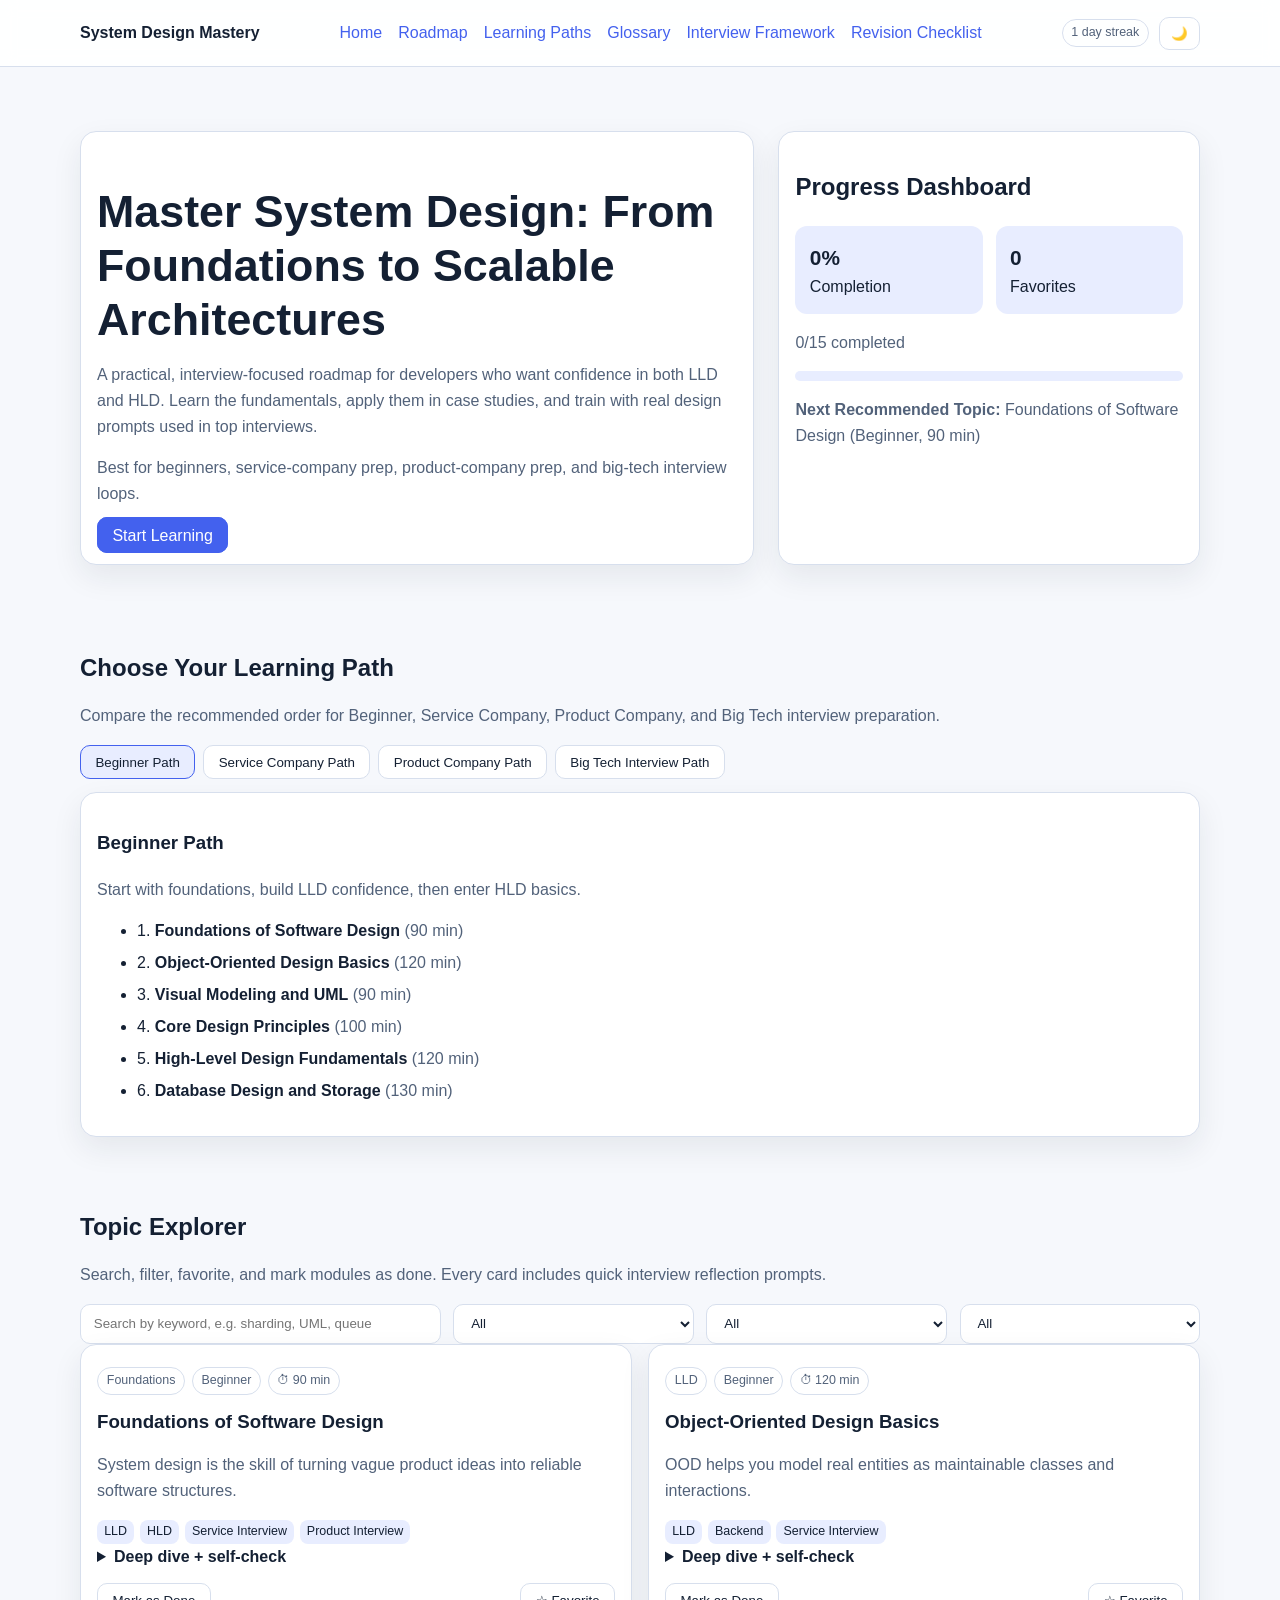
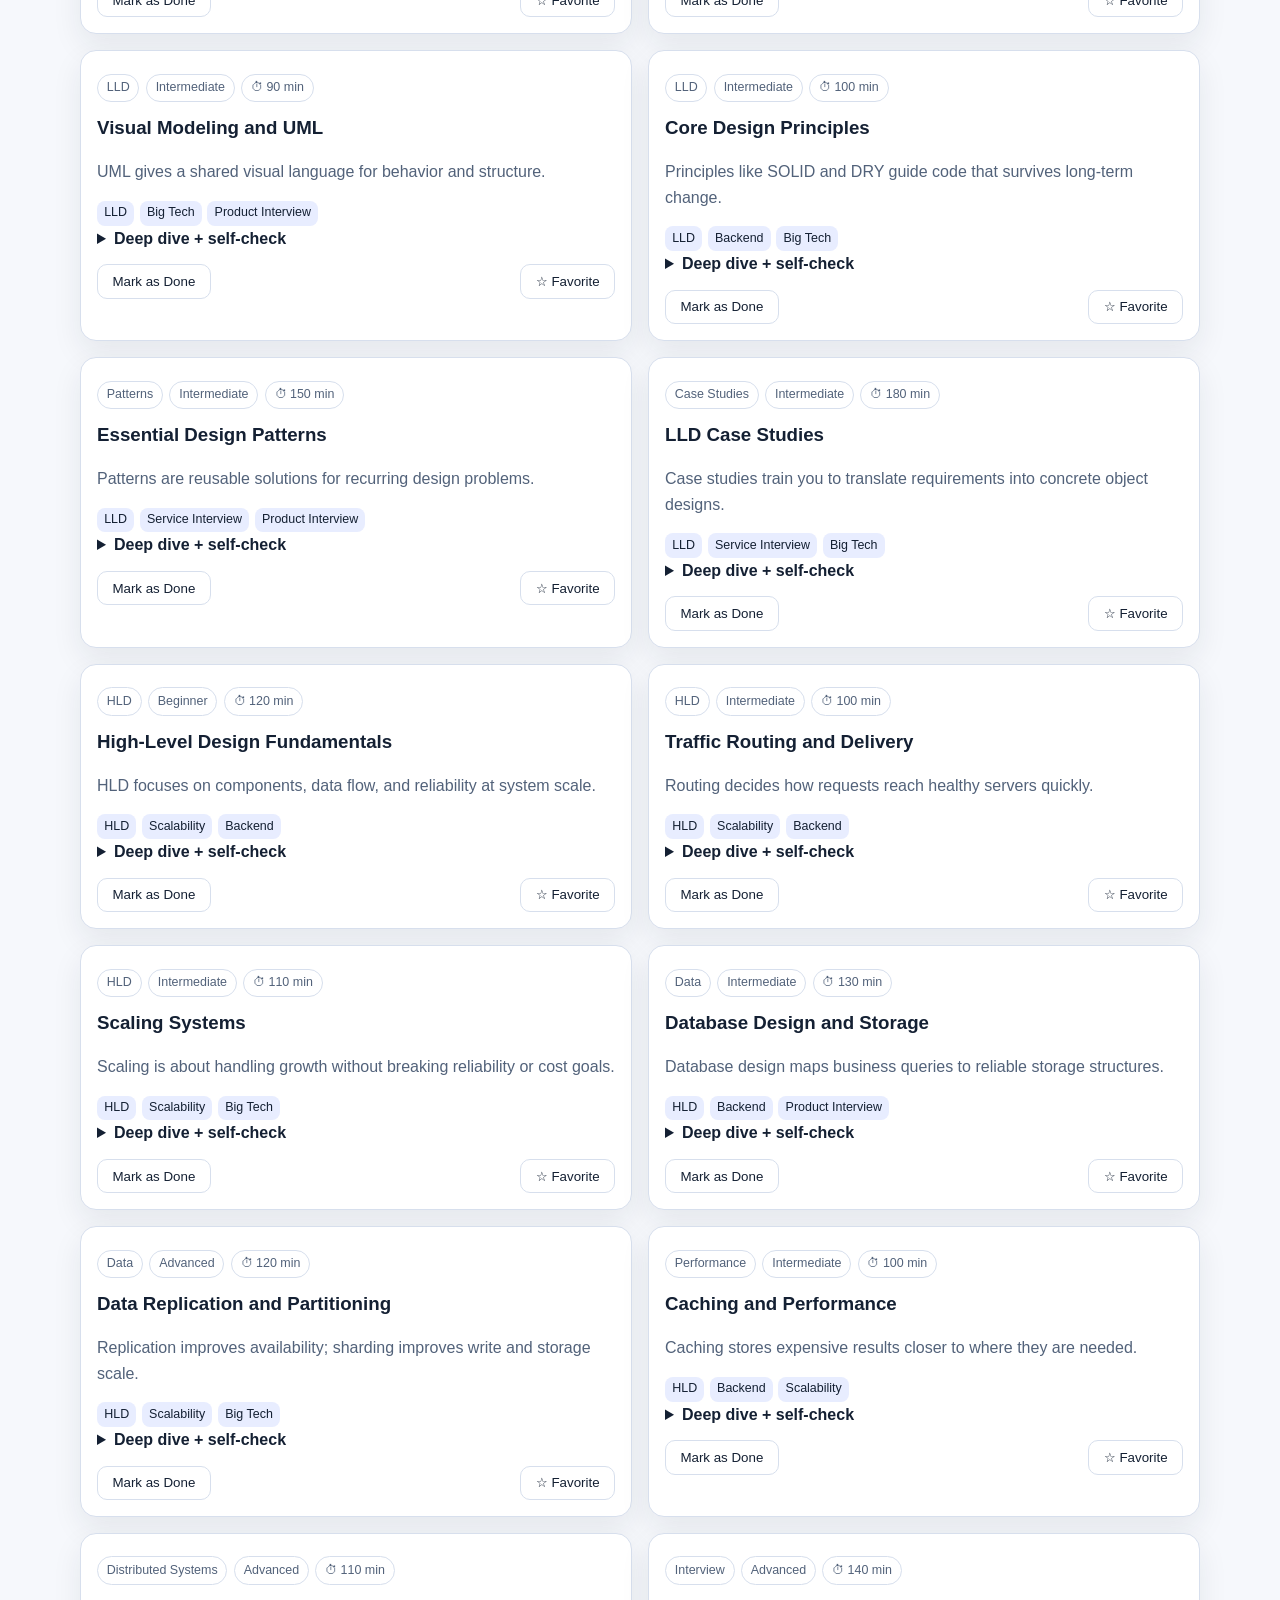
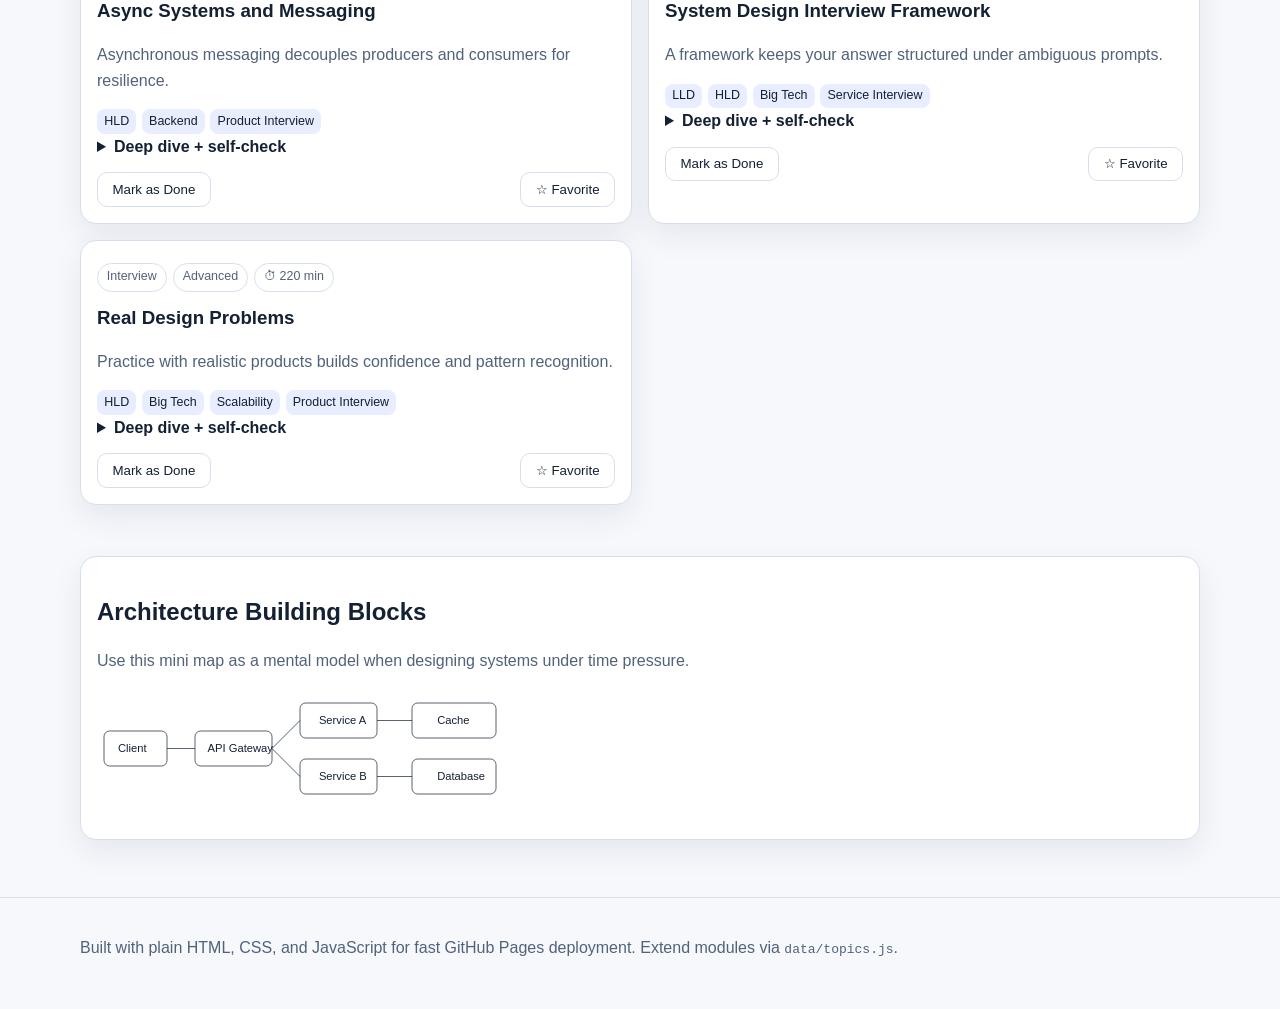
<file: index.html>
<!doctype html>
<html lang="en">
<head>
  <meta charset="UTF-8" />
  <meta name="viewport" content="width=device-width, initial-scale=1.0" />
  <meta name="description" content="System Design learning portal from beginner to interview-ready level." />
  <title>System Design Mastery Portal</title>
  <link rel="stylesheet" href="assets/css/styles.css" />
</head>
<body>
  <header class="navbar">
    <div class="container nav-wrap">
      <a class="brand" href="index.html">System Design Mastery</a>
      <nav class="nav-links" aria-label="Primary navigation">
        <a href="index.html">Home</a>
        <a href="pages/roadmap.html">Roadmap</a>
        <a href="pages/learning-paths.html">Learning Paths</a>
        <a href="pages/glossary.html">Glossary</a>
        <a href="pages/interview-framework.html">Interview Framework</a>
        <a href="pages/checklist.html">Revision Checklist</a>
      </nav>
      <div class="nav-actions">
        <span id="studyStreak" class="badge">1 day streak</span>
        <button id="themeToggle" class="btn icon" aria-label="Toggle theme">🌙</button>
      </div>
    </div>
  </header>

  <main>
    <section class="hero">
      <div class="container hero-grid">
        <div class="card">
          <h1>Master System Design: From Foundations to Scalable Architectures</h1>
          <p>
            A practical, interview-focused roadmap for developers who want confidence in both LLD and HLD.
            Learn the fundamentals, apply them in case studies, and train with real design prompts used in top interviews.
          </p>
          <p class="muted">Best for beginners, service-company prep, product-company prep, and big-tech interview loops.</p>
          <a class="btn primary" href="#topics">Start Learning</a>
        </div>
        <aside class="card" aria-label="Progress dashboard">
          <h2>Progress Dashboard</h2>
          <div class="kpi-grid">
            <div class="kpi"><strong id="progressPercent">0%</strong><span>Completion</span></div>
            <div class="kpi"><strong id="favoriteCount">0</strong><span>Favorites</span></div>
          </div>
          <p id="progressCount" class="muted">0/0 completed</p>
          <div class="progress-bar" aria-label="completion progress"><div class="progress-fill" id="progressFill"></div></div>
          <p><strong>Next Recommended Topic:</strong> <span id="nextTopic">Loading...</span></p>
        </aside>
      </div>
    </section>

    <section class="section" id="paths">
      <div class="container">
        <h2>Choose Your Learning Path</h2>
        <p class="muted">Compare the recommended order for Beginner, Service Company, Product Company, and Big Tech interview preparation.</p>
        <div id="pathTabs" class="path-tabs" role="tablist" aria-label="Learning paths"></div>
        <div id="pathDetails"></div>
      </div>
    </section>

    <section class="section" id="topics">
      <div class="container">
        <h2>Topic Explorer</h2>
        <p class="muted">Search, filter, favorite, and mark modules as done. Every card includes quick interview reflection prompts.</p>
        <div class="controls">
          <input id="searchInput" type="search" placeholder="Search by keyword, e.g. sharding, UML, queue" aria-label="Search topics" />
          <select id="difficultyFilter" aria-label="Filter by difficulty">
            <option>All</option><option>Beginner</option><option>Intermediate</option><option>Advanced</option>
          </select>
          <select id="moduleFilter" aria-label="Filter by module">
            <option>All</option><option>Foundations</option><option>LLD</option><option>Patterns</option><option>Case Studies</option><option>HLD</option><option>Data</option><option>Performance</option><option>Distributed Systems</option><option>Interview</option>
          </select>
          <select id="tagFilter" aria-label="Filter by interview tag">
            <option>All</option><option>LLD</option><option>HLD</option><option>Product Interview</option><option>Service Interview</option><option>Big Tech</option><option>Backend</option><option>Scalability</option>
          </select>
        </div>
        <div class="topics-grid" id="topicsGrid" aria-live="polite"></div>
      </div>
    </section>

    <section class="section">
      <div class="container card">
        <h2>Architecture Building Blocks</h2>
        <p class="muted">Use this mini map as a mental model when designing systems under time pressure.</p>
        <svg class="mini-arch" viewBox="0 0 600 180" role="img" aria-label="basic architecture diagram">
          <rect x="10" y="60" width="90" height="50" rx="8" fill="none" stroke="currentColor"/>
          <text x="30" y="90" fill="currentColor">Client</text>
          <rect x="140" y="60" width="110" height="50" rx="8" fill="none" stroke="currentColor"/>
          <text x="158" y="90" fill="currentColor">API Gateway</text>
          <rect x="290" y="20" width="110" height="50" rx="8" fill="none" stroke="currentColor"/>
          <text x="317" y="50" fill="currentColor">Service A</text>
          <rect x="290" y="100" width="110" height="50" rx="8" fill="none" stroke="currentColor"/>
          <text x="317" y="130" fill="currentColor">Service B</text>
          <rect x="450" y="20" width="120" height="50" rx="8" fill="none" stroke="currentColor"/>
          <text x="486" y="50" fill="currentColor">Cache</text>
          <rect x="450" y="100" width="120" height="50" rx="8" fill="none" stroke="currentColor"/>
          <text x="486" y="130" fill="currentColor">Database</text>
          <line x1="100" y1="85" x2="140" y2="85" stroke="currentColor"/>
          <line x1="250" y1="85" x2="290" y2="45" stroke="currentColor"/>
          <line x1="250" y1="85" x2="290" y2="125" stroke="currentColor"/>
          <line x1="400" y1="45" x2="450" y2="45" stroke="currentColor"/>
          <line x1="400" y1="125" x2="450" y2="125" stroke="currentColor"/>
        </svg>
      </div>
    </section>
  </main>

  <footer>
    <div class="container">
      <p>Built with plain HTML, CSS, and JavaScript for fast GitHub Pages deployment. Extend modules via <code>data/topics.js</code>.</p>
    </div>
  </footer>

  <script src="data/topics.js"></script>
  <script src="assets/js/script.js"></script>
</body>
</html>
</file>
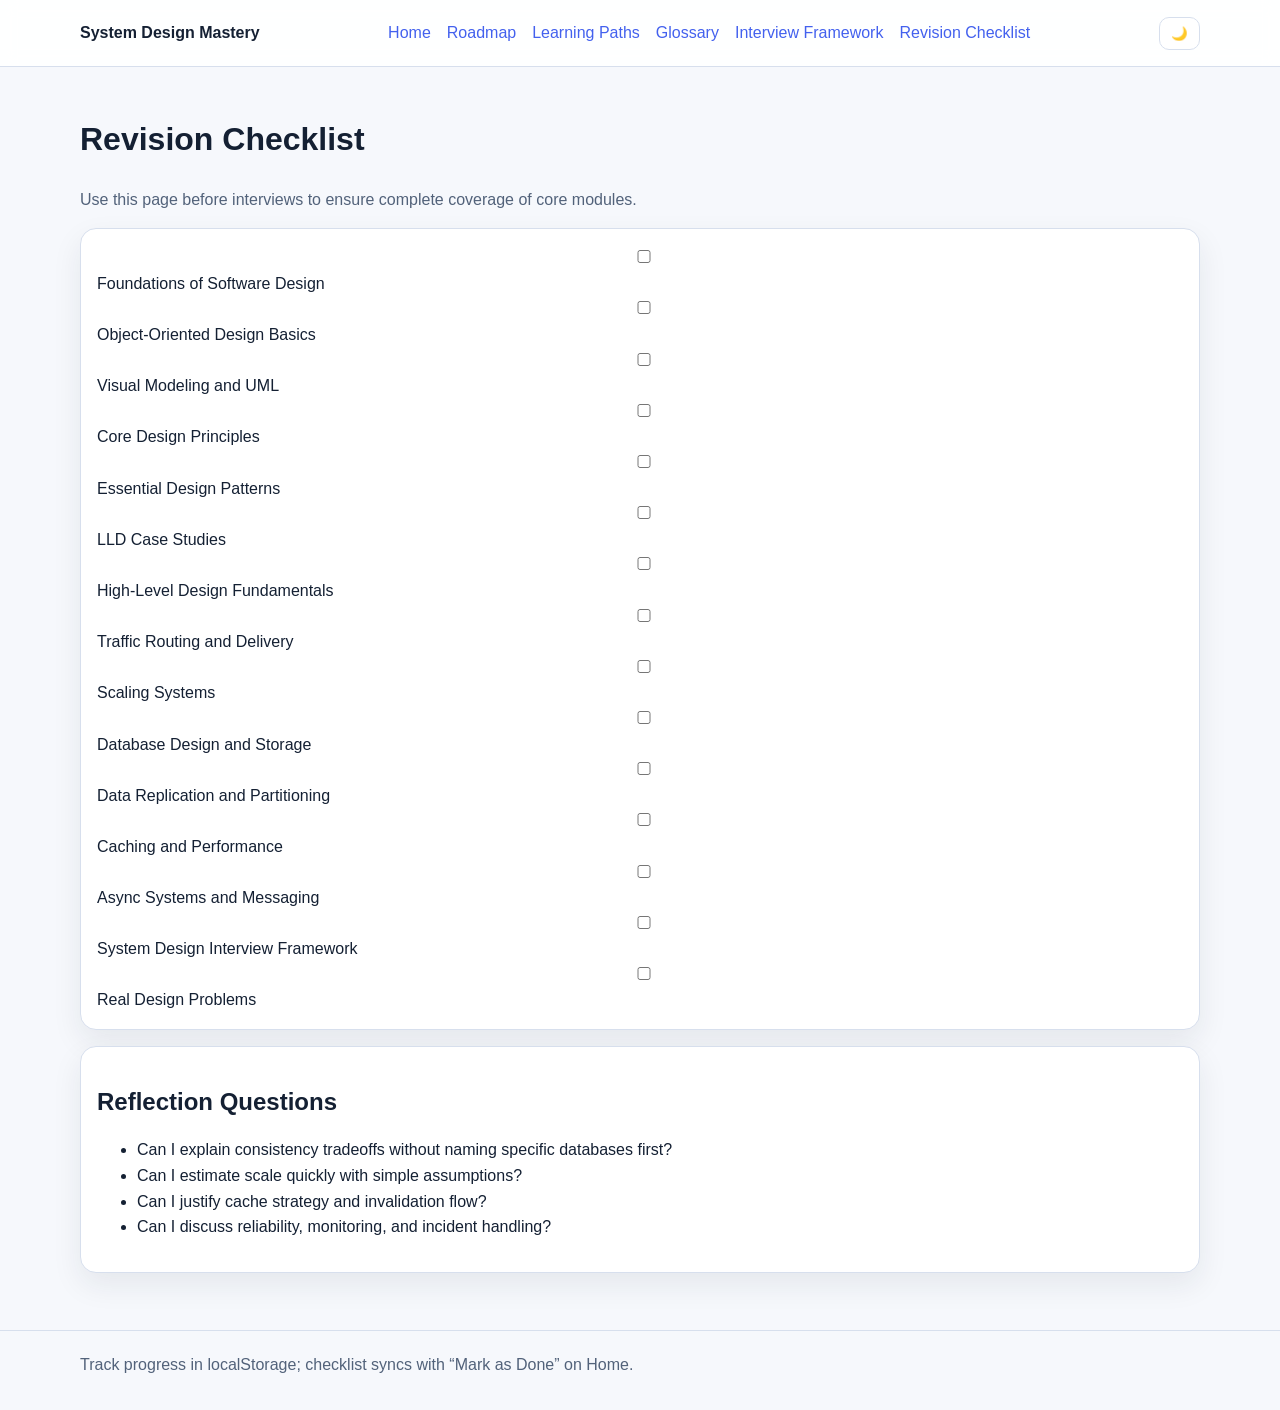
<file: pages/checklist.html>
<!doctype html>
<html lang="en">
<head>
  <meta charset="UTF-8" />
  <meta name="viewport" content="width=device-width, initial-scale=1.0" />
  <title>Revision Checklist | System Design Mastery</title>
  <link rel="stylesheet" href="../assets/css/styles.css" />
</head>
<body>
<header class="navbar"><div class="container nav-wrap"><a class="brand" href="../index.html">System Design Mastery</a><nav class="nav-links"><a href="../index.html">Home</a><a href="roadmap.html">Roadmap</a><a href="learning-paths.html">Learning Paths</a><a href="glossary.html">Glossary</a><a href="interview-framework.html">Interview Framework</a><a href="checklist.html">Revision Checklist</a></nav><button id="themeToggle" class="btn icon">🌙</button></div></header>
<main class="container section">
  <h1>Revision Checklist</h1>
  <p class="muted">Use this page before interviews to ensure complete coverage of core modules.</p>
  <section class="card" id="revisionChecklist"></section>

  <section class="card" style="margin-top:1rem;">
    <h2>Reflection Questions</h2>
    <ul>
      <li>Can I explain consistency tradeoffs without naming specific databases first?</li>
      <li>Can I estimate scale quickly with simple assumptions?</li>
      <li>Can I justify cache strategy and invalidation flow?</li>
      <li>Can I discuss reliability, monitoring, and incident handling?</li>
    </ul>
  </section>
</main>
<footer><div class="container">Track progress in localStorage; checklist syncs with “Mark as Done” on Home.</div></footer>
<script src="../data/topics.js"></script>
<script src="../assets/js/script.js"></script>
</body>
</html>
</file>
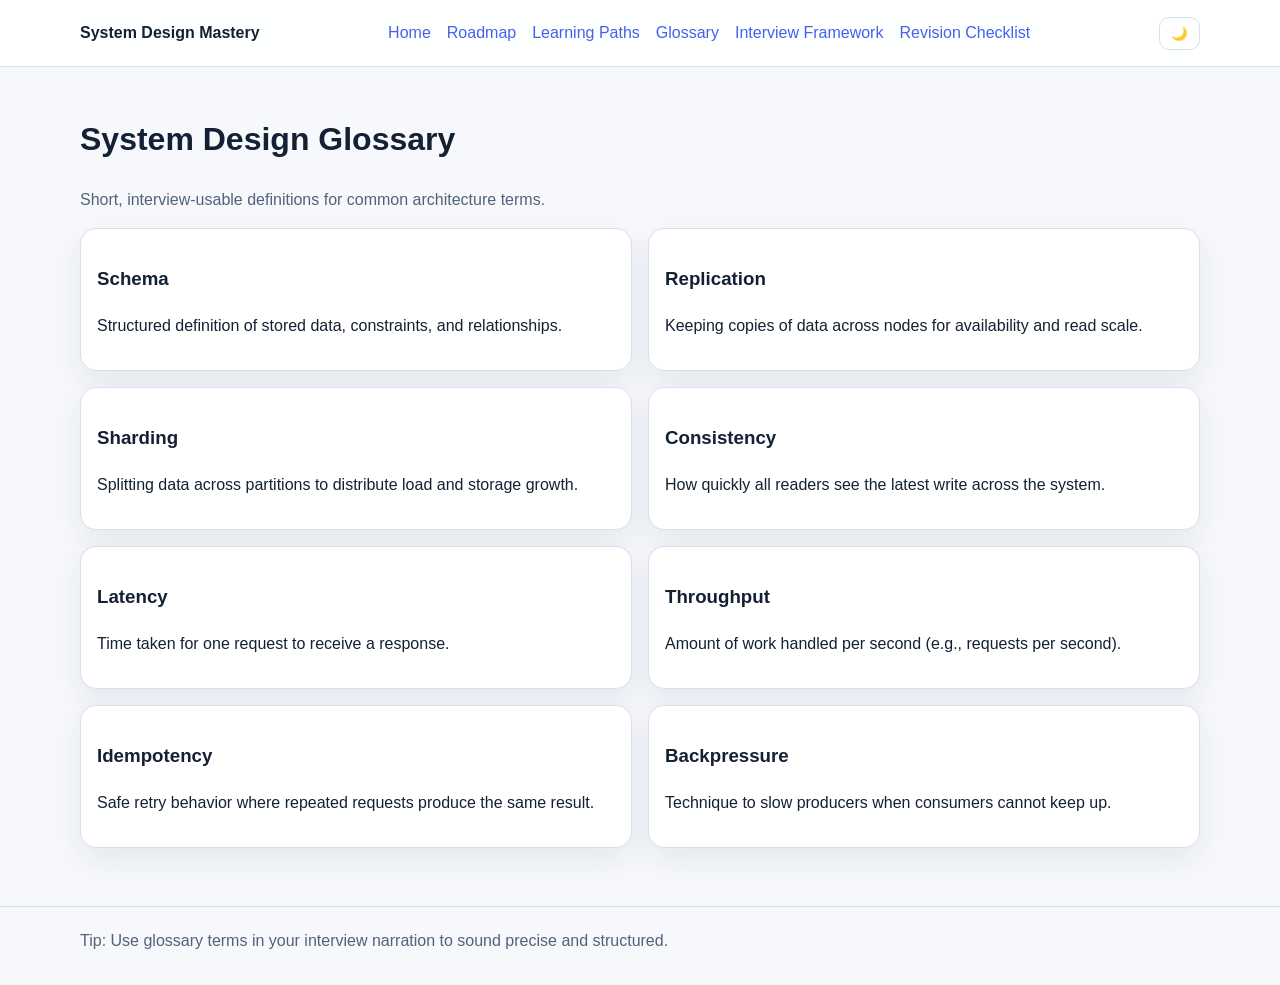
<file: pages/glossary.html>
<!doctype html>
<html lang="en">
<head>
  <meta charset="UTF-8" />
  <meta name="viewport" content="width=device-width, initial-scale=1.0" />
  <title>Glossary | System Design Mastery</title>
  <link rel="stylesheet" href="../assets/css/styles.css" />
</head>
<body>
<header class="navbar"><div class="container nav-wrap"><a class="brand" href="../index.html">System Design Mastery</a><nav class="nav-links"><a href="../index.html">Home</a><a href="roadmap.html">Roadmap</a><a href="learning-paths.html">Learning Paths</a><a href="glossary.html">Glossary</a><a href="interview-framework.html">Interview Framework</a><a href="checklist.html">Revision Checklist</a></nav><button id="themeToggle" class="btn icon">🌙</button></div></header>
<main class="container section">
  <h1>System Design Glossary</h1>
  <p class="muted">Short, interview-usable definitions for common architecture terms.</p>
  <div class="topics-grid">
    <article class="card"><h3>Schema</h3><p>Structured definition of stored data, constraints, and relationships.</p></article>
    <article class="card"><h3>Replication</h3><p>Keeping copies of data across nodes for availability and read scale.</p></article>
    <article class="card"><h3>Sharding</h3><p>Splitting data across partitions to distribute load and storage growth.</p></article>
    <article class="card"><h3>Consistency</h3><p>How quickly all readers see the latest write across the system.</p></article>
    <article class="card"><h3>Latency</h3><p>Time taken for one request to receive a response.</p></article>
    <article class="card"><h3>Throughput</h3><p>Amount of work handled per second (e.g., requests per second).</p></article>
    <article class="card"><h3>Idempotency</h3><p>Safe retry behavior where repeated requests produce the same result.</p></article>
    <article class="card"><h3>Backpressure</h3><p>Technique to slow producers when consumers cannot keep up.</p></article>
  </div>
</main>
<footer><div class="container">Tip: Use glossary terms in your interview narration to sound precise and structured.</div></footer>
<script src="../data/topics.js"></script>
<script src="../assets/js/script.js"></script>
</body>
</html>
</file>
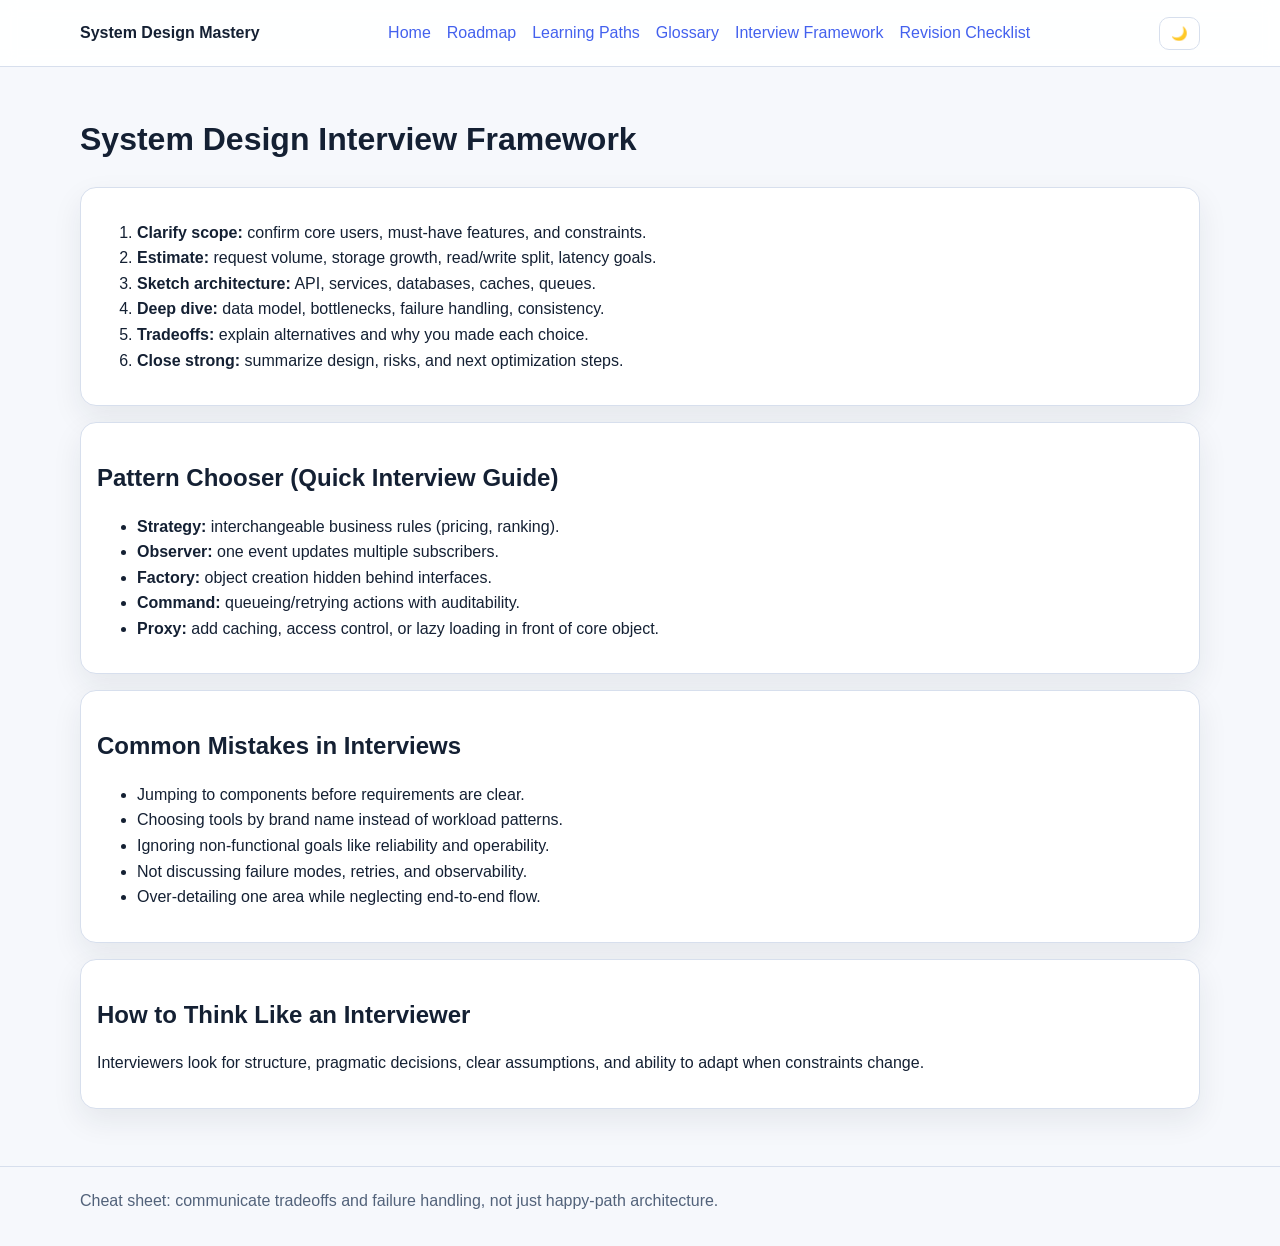
<file: pages/interview-framework.html>
<!doctype html>
<html lang="en">
<head>
  <meta charset="UTF-8" />
  <meta name="viewport" content="width=device-width, initial-scale=1.0" />
  <title>Interview Framework | System Design Mastery</title>
  <link rel="stylesheet" href="../assets/css/styles.css" />
</head>
<body>
<header class="navbar"><div class="container nav-wrap"><a class="brand" href="../index.html">System Design Mastery</a><nav class="nav-links"><a href="../index.html">Home</a><a href="roadmap.html">Roadmap</a><a href="learning-paths.html">Learning Paths</a><a href="glossary.html">Glossary</a><a href="interview-framework.html">Interview Framework</a><a href="checklist.html">Revision Checklist</a></nav><button id="themeToggle" class="btn icon">🌙</button></div></header>
<main class="container section">
  <h1>System Design Interview Framework</h1>
  <div class="card">
    <ol>
      <li><strong>Clarify scope:</strong> confirm core users, must-have features, and constraints.</li>
      <li><strong>Estimate:</strong> request volume, storage growth, read/write split, latency goals.</li>
      <li><strong>Sketch architecture:</strong> API, services, databases, caches, queues.</li>
      <li><strong>Deep dive:</strong> data model, bottlenecks, failure handling, consistency.</li>
      <li><strong>Tradeoffs:</strong> explain alternatives and why you made each choice.</li>
      <li><strong>Close strong:</strong> summarize design, risks, and next optimization steps.</li>
    </ol>
  </div>

  <section class="card" style="margin-top:1rem;">
    <h2>Pattern Chooser (Quick Interview Guide)</h2>
    <ul>
      <li><strong>Strategy:</strong> interchangeable business rules (pricing, ranking).</li>
      <li><strong>Observer:</strong> one event updates multiple subscribers.</li>
      <li><strong>Factory:</strong> object creation hidden behind interfaces.</li>
      <li><strong>Command:</strong> queueing/retrying actions with auditability.</li>
      <li><strong>Proxy:</strong> add caching, access control, or lazy loading in front of core object.</li>
    </ul>
  </section>

  <section class="card" style="margin-top:1rem;">
    <h2>Common Mistakes in Interviews</h2>
    <ul>
      <li>Jumping to components before requirements are clear.</li>
      <li>Choosing tools by brand name instead of workload patterns.</li>
      <li>Ignoring non-functional goals like reliability and operability.</li>
      <li>Not discussing failure modes, retries, and observability.</li>
      <li>Over-detailing one area while neglecting end-to-end flow.</li>
    </ul>
  </section>

  <section class="card" style="margin-top:1rem;">
    <h2>How to Think Like an Interviewer</h2>
    <p>Interviewers look for structure, pragmatic decisions, clear assumptions, and ability to adapt when constraints change.</p>
  </section>
</main>
<footer><div class="container">Cheat sheet: communicate tradeoffs and failure handling, not just happy-path architecture.</div></footer>
<script src="../data/topics.js"></script>
<script src="../assets/js/script.js"></script>
</body>
</html>
</file>
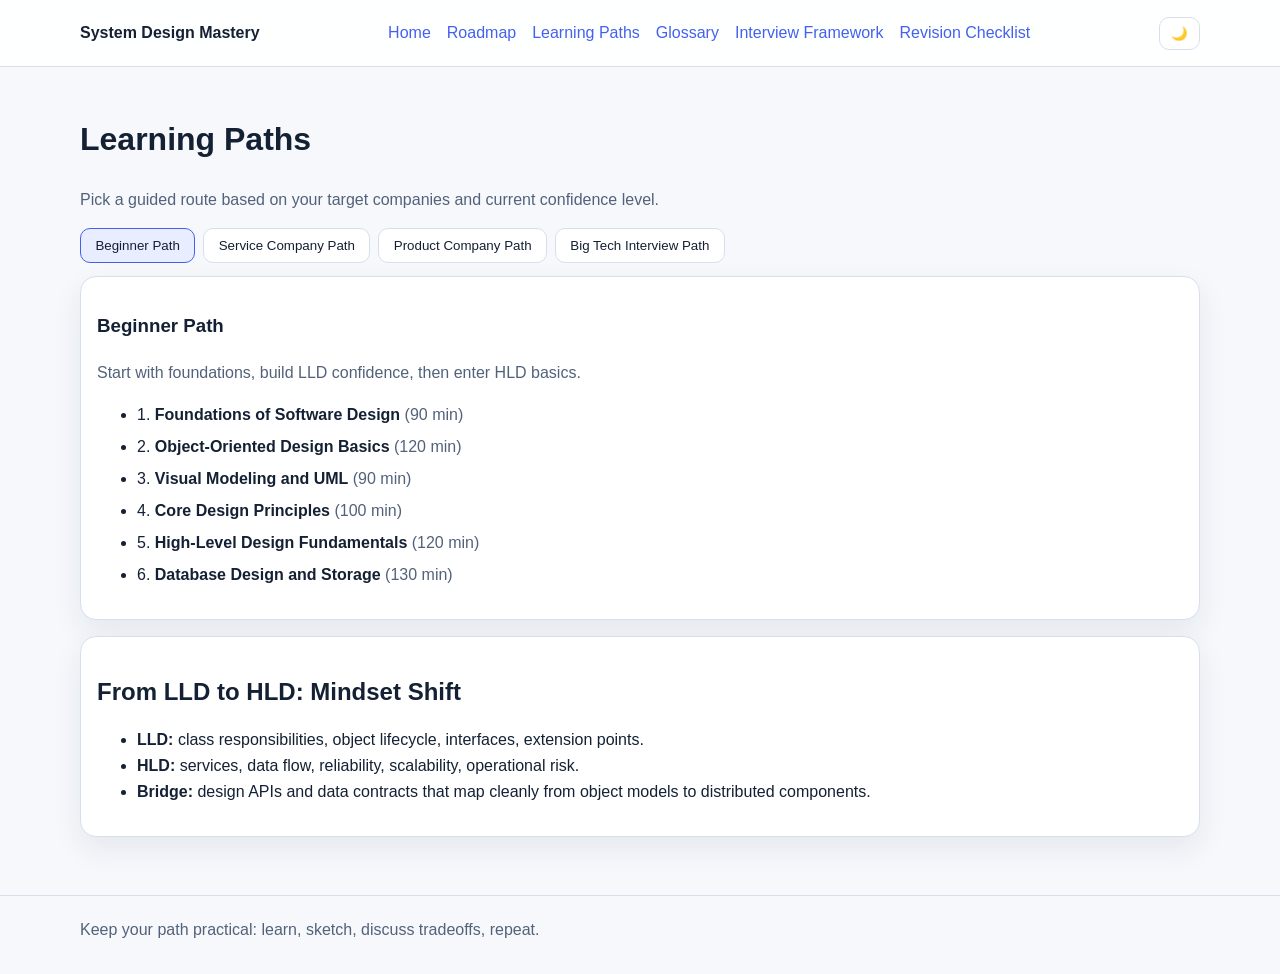
<file: pages/learning-paths.html>
<!doctype html>
<html lang="en">
<head>
  <meta charset="UTF-8" />
  <meta name="viewport" content="width=device-width, initial-scale=1.0" />
  <title>Learning Paths | System Design Mastery</title>
  <link rel="stylesheet" href="../assets/css/styles.css" />
</head>
<body>
<header class="navbar"><div class="container nav-wrap"><a class="brand" href="../index.html">System Design Mastery</a><nav class="nav-links"><a href="../index.html">Home</a><a href="roadmap.html">Roadmap</a><a href="learning-paths.html">Learning Paths</a><a href="glossary.html">Glossary</a><a href="interview-framework.html">Interview Framework</a><a href="checklist.html">Revision Checklist</a></nav><button id="themeToggle" class="btn icon">🌙</button></div></header>
<main class="container section">
  <h1>Learning Paths</h1>
  <p class="muted">Pick a guided route based on your target companies and current confidence level.</p>
  <div id="pathTabs" class="path-tabs"></div>
  <div id="pathDetails"></div>

  <section class="card" style="margin-top:1rem;">
    <h2>From LLD to HLD: Mindset Shift</h2>
    <ul>
      <li><strong>LLD:</strong> class responsibilities, object lifecycle, interfaces, extension points.</li>
      <li><strong>HLD:</strong> services, data flow, reliability, scalability, operational risk.</li>
      <li><strong>Bridge:</strong> design APIs and data contracts that map cleanly from object models to distributed components.</li>
    </ul>
  </section>
</main>
<footer><div class="container">Keep your path practical: learn, sketch, discuss tradeoffs, repeat.</div></footer>
<script src="../data/topics.js"></script>
<script src="../assets/js/script.js"></script>
</body>
</html>
</file>
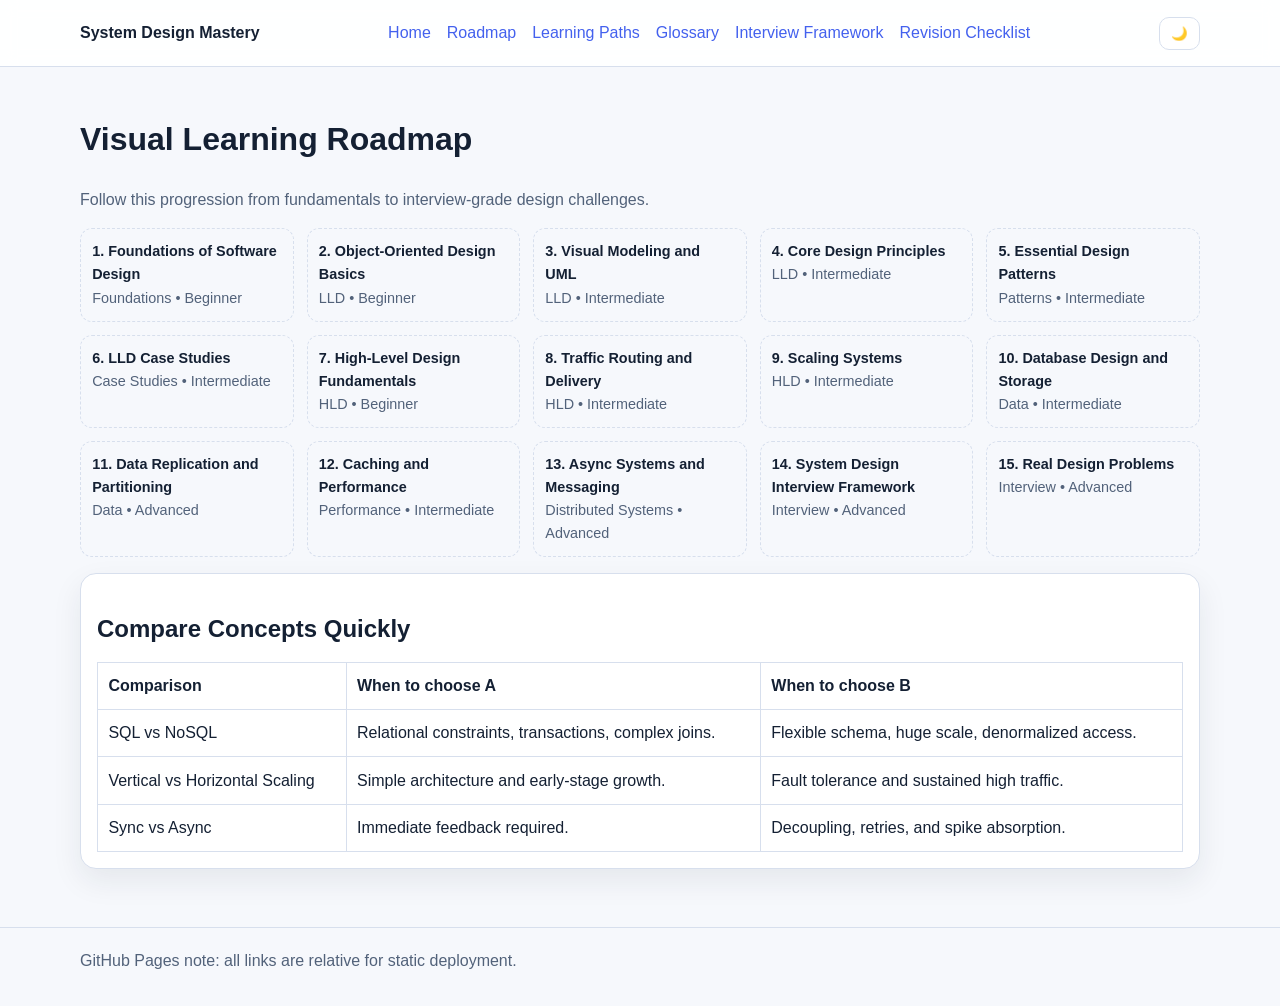
<file: pages/roadmap.html>
<!doctype html>
<html lang="en">
<head>
  <meta charset="UTF-8" />
  <meta name="viewport" content="width=device-width, initial-scale=1.0" />
  <title>Roadmap | System Design Mastery</title>
  <link rel="stylesheet" href="../assets/css/styles.css" />
</head>
<body>
  <header class="navbar"><div class="container nav-wrap"><a class="brand" href="../index.html">System Design Mastery</a><nav class="nav-links"><a href="../index.html">Home</a><a href="roadmap.html">Roadmap</a><a href="learning-paths.html">Learning Paths</a><a href="glossary.html">Glossary</a><a href="interview-framework.html">Interview Framework</a><a href="checklist.html">Revision Checklist</a></nav><button id="themeToggle" class="btn icon">🌙</button></div></header>
  <main class="container section">
    <h1>Visual Learning Roadmap</h1>
    <p class="muted">Follow this progression from fundamentals to interview-grade design challenges.</p>
    <div id="roadmapGrid" class="roadmap"></div>

    <section class="card" style="margin-top:1rem;">
      <h2>Compare Concepts Quickly</h2>
      <table class="compare-table">
        <thead><tr><th>Comparison</th><th>When to choose A</th><th>When to choose B</th></tr></thead>
        <tbody>
          <tr><td>SQL vs NoSQL</td><td>Relational constraints, transactions, complex joins.</td><td>Flexible schema, huge scale, denormalized access.</td></tr>
          <tr><td>Vertical vs Horizontal Scaling</td><td>Simple architecture and early-stage growth.</td><td>Fault tolerance and sustained high traffic.</td></tr>
          <tr><td>Sync vs Async</td><td>Immediate feedback required.</td><td>Decoupling, retries, and spike absorption.</td></tr>
        </tbody>
      </table>
    </section>
  </main>
  <footer><div class="container">GitHub Pages note: all links are relative for static deployment.</div></footer>
  <script src="../data/topics.js"></script>
  <script src="../assets/js/script.js"></script>
</body>
</html>
</file>
<file: assets/css/styles.css>
:root {
  --bg: #f6f8fc;
  --surface: #ffffff;
  --text: #142033;
  --muted: #52627a;
  --primary: #4361ee;
  --primary-soft: #e8edff;
  --border: #d7dfed;
  --success: #0f9d58;
  --warning: #c77600;
  --shadow: 0 12px 30px rgba(20, 32, 51, 0.08);
}

[data-theme="dark"] {
  --bg: #0d111a;
  --surface: #151b27;
  --text: #e8edf8;
  --muted: #a1afc8;
  --primary: #79a1ff;
  --primary-soft: #1e2c4a;
  --border: #273248;
  --success: #56d08b;
  --warning: #ffb44d;
  --shadow: 0 12px 30px rgba(0, 0, 0, 0.4);
}

* { box-sizing: border-box; }
body {
  margin: 0;
  font-family: Inter, Segoe UI, Roboto, sans-serif;
  background: var(--bg);
  color: var(--text);
  line-height: 1.6;
}

a { color: var(--primary); text-decoration: none; }
a:hover { text-decoration: underline; }

.container { width: min(1120px, 92vw); margin: 0 auto; }

.navbar {
  position: sticky;
  top: 0;
  z-index: 10;
  border-bottom: 1px solid var(--border);
  background: color-mix(in srgb, var(--surface) 90%, transparent);
  backdrop-filter: blur(8px);
}

.nav-wrap {
  display: flex;
  justify-content: space-between;
  align-items: center;
  min-height: 66px;
  gap: 1rem;
}
.brand { font-weight: 700; color: var(--text); }
.nav-links { display: flex; flex-wrap: wrap; gap: 1rem; }
.nav-actions { display: flex; gap: .6rem; align-items: center; }

.btn {
  border: 1px solid var(--border);
  background: var(--surface);
  color: var(--text);
  border-radius: 10px;
  padding: .55rem .9rem;
  cursor: pointer;
}
.btn.primary { background: var(--primary); color: #fff; border-color: var(--primary); }
.btn.icon { padding: .5rem .7rem; }

.hero {
  padding: 4rem 0 2.4rem;
}
.hero-grid {
  display: grid;
  grid-template-columns: 1.6fr 1fr;
  gap: 1.5rem;
}
.card {
  background: var(--surface);
  border: 1px solid var(--border);
  border-radius: 16px;
  box-shadow: var(--shadow);
  padding: 1rem;
}
.hero h1 { font-size: clamp(1.8rem, 4vw, 2.8rem); margin-bottom: .8rem; line-height: 1.2; }
.hero p { color: var(--muted); }

.kpi-grid {
  display: grid;
  grid-template-columns: repeat(2, 1fr);
  gap: .8rem;
}
.kpi { padding: .9rem; border-radius: 12px; background: var(--primary-soft); }
.kpi strong { font-size: 1.3rem; display: block; }

.section { padding: 1.6rem 0; }
.section h2 { margin-bottom: .8rem; }
.muted { color: var(--muted); }

.controls {
  display: grid;
  grid-template-columns: 1.5fr repeat(3, 1fr);
  gap: .8rem;
}
input, select {
  width: 100%;
  padding: .65rem .8rem;
  border: 1px solid var(--border);
  border-radius: 10px;
  background: var(--surface);
  color: var(--text);
}

.badge {
  display: inline-flex;
  align-items: center;
  gap: .3rem;
  font-size: .78rem;
  border: 1px solid var(--border);
  border-radius: 999px;
  padding: .2rem .55rem;
  color: var(--muted);
}

.topics-grid {
  display: grid;
  grid-template-columns: repeat(2, minmax(0, 1fr));
  gap: 1rem;
}
.topic-title { margin: .3rem 0; }
.topic-meta { display: flex; flex-wrap: wrap; gap: .4rem; margin: .4rem 0 .7rem; }
.tag-list { display: flex; flex-wrap: wrap; gap: .35rem; }
.tag { background: var(--primary-soft); color: var(--text); border-radius: 8px; padding: .15rem .45rem; font-size: .78rem; }

.topic-actions { display: flex; justify-content: space-between; gap: .5rem; margin-top: .8rem; }

.collapsible summary { cursor: pointer; font-weight: 600; }
.collapsible-content { margin-top: .5rem; color: var(--muted); }

.roadmap {
  display: grid;
  grid-template-columns: repeat(5, minmax(0, 1fr));
  gap: .8rem;
}
.road-node {
  border: 1px dashed var(--border);
  border-radius: 12px;
  padding: .7rem;
  font-size: .9rem;
}

.path-tabs { display: flex; flex-wrap: wrap; gap: .5rem; margin-bottom: .8rem; }
.tab-btn.active { background: var(--primary-soft); border-color: var(--primary); color: var(--text); }
.path-topic-list li { margin-bottom: .4rem; }

.compare-table {
  width: 100%;
  border-collapse: collapse;
  overflow: hidden;
}
.compare-table th, .compare-table td {
  border: 1px solid var(--border);
  padding: .65rem;
  text-align: left;
  vertical-align: top;
}

footer {
  margin-top: 2rem;
  border-top: 1px solid var(--border);
  color: var(--muted);
  padding: 1.3rem 0 2rem;
}

.progress-bar {
  width: 100%;
  height: 10px;
  border-radius: 999px;
  background: var(--primary-soft);
  overflow: hidden;
}
.progress-fill {
  height: 100%;
  width: 0;
  background: linear-gradient(90deg, var(--primary), #7a96ff);
  transition: width .3s ease;
}

svg.mini-arch { width: 100%; max-width: 420px; height: auto; }

@media (max-width: 900px) {
  .hero-grid, .controls, .topics-grid { grid-template-columns: 1fr; }
  .roadmap { grid-template-columns: repeat(2, minmax(0,1fr)); }
}
</file>
